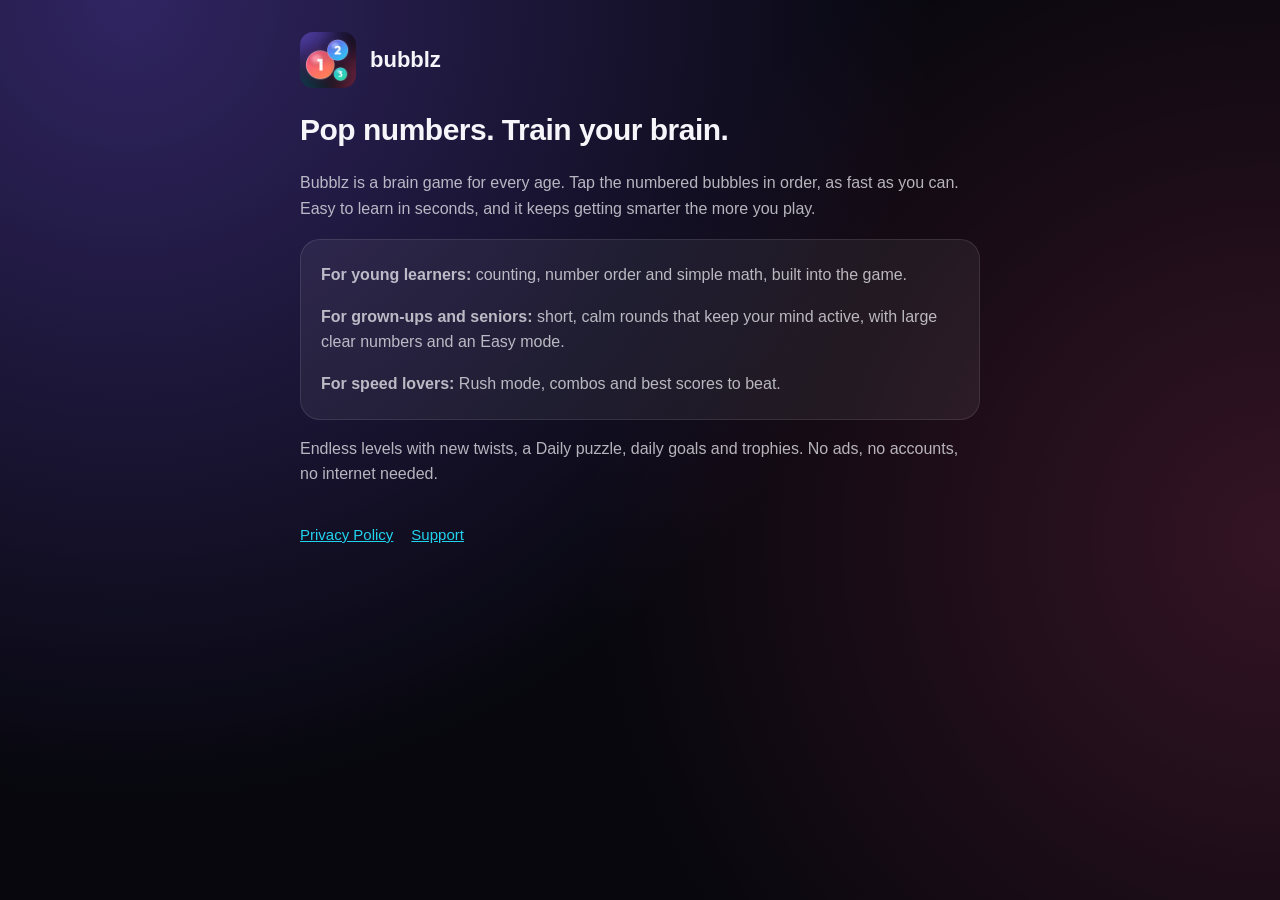
<file: index.html>
<!doctype html>
<html lang="en">
<head>
<meta charset="utf-8">
<meta name="viewport" content="width=device-width, initial-scale=1">
<title>Bubblz — Pop numbers. Train your brain.</title>
<link rel="stylesheet" href="style.css">
</head>
<body>
<main>
<header><img src="icon.png" alt="Bubblz icon"><a href="./">bubblz</a></header>
<h1>Pop numbers. Train your brain.</h1>
<p>Bubblz is a brain game for every age. Tap the numbered bubbles in order, as fast as you can. Easy to learn in seconds, and it keeps getting smarter the more you play.</p>
<div class="card">
<p><strong>For young learners:</strong> counting, number order and simple math, built into the game.</p>
<p><strong>For grown-ups and seniors:</strong> short, calm rounds that keep your mind active, with large clear numbers and an Easy mode.</p>
<p><strong>For speed lovers:</strong> Rush mode, combos and best scores to beat.</p>
</div>
<p>Endless levels with new twists, a Daily puzzle, daily goals and trophies. No ads, no accounts, no internet needed.</p>
<nav><a href="privacy.html">Privacy Policy</a><a href="support.html">Support</a></nav>
</main>
</body>
</html>
</file>
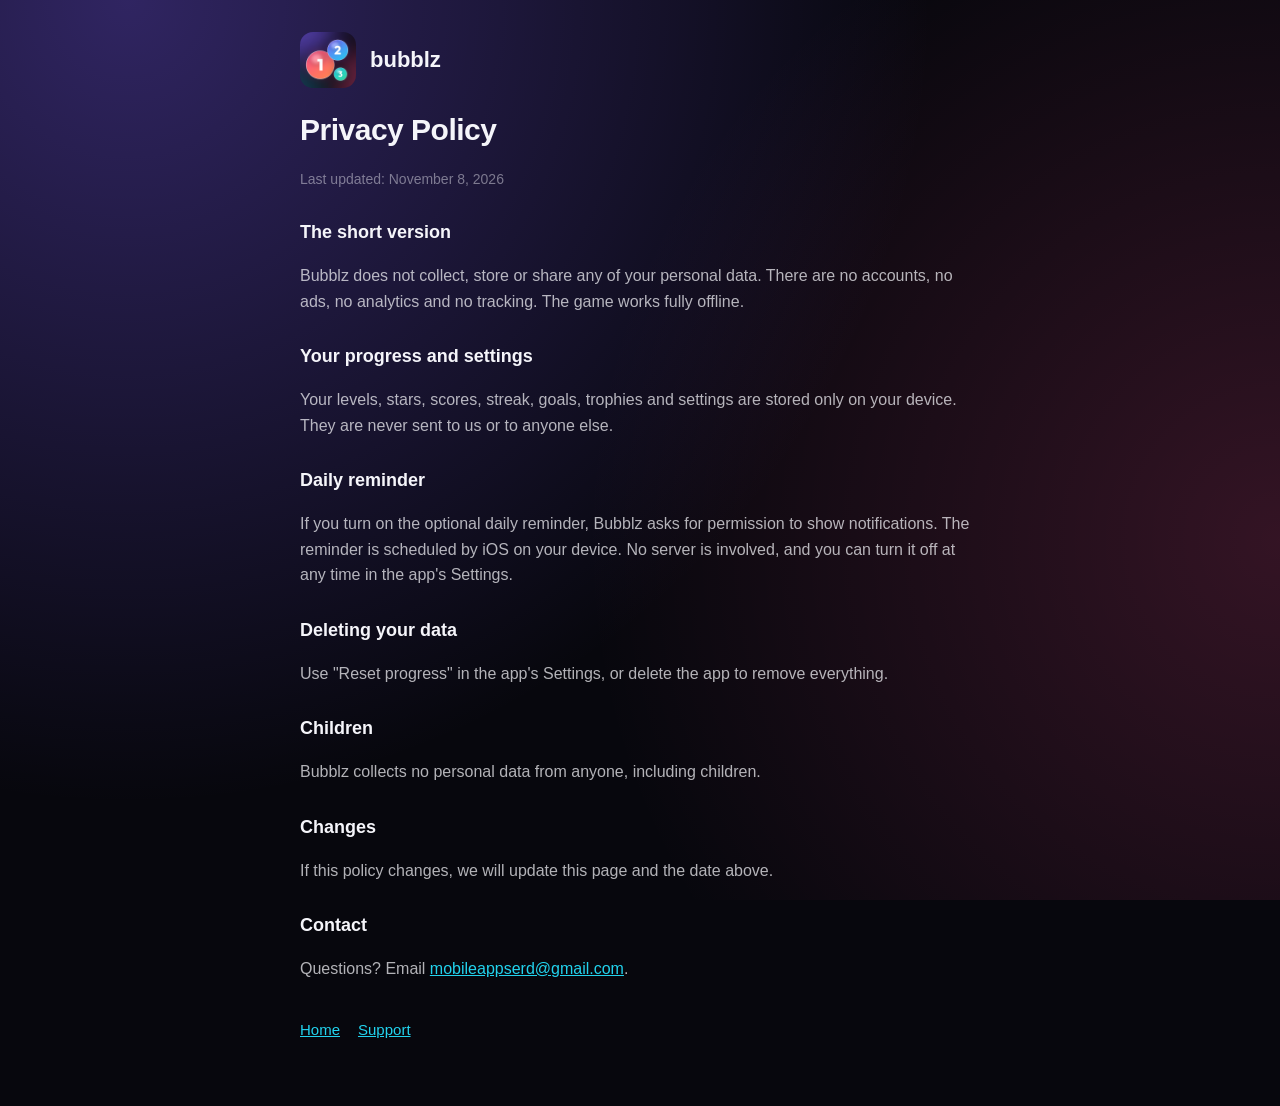
<file: privacy.html>
<!doctype html>
<html lang="en">
<head>
<meta charset="utf-8">
<meta name="viewport" content="width=device-width, initial-scale=1">
<title>Bubblz — Privacy Policy</title>
<link rel="stylesheet" href="style.css">
</head>
<body>
<main>
<header><img src="icon.png" alt="Bubblz icon"><a href="./">bubblz</a></header>
<h1>Privacy Policy</h1>
<p class="meta">Last updated: November 8, 2026</p>

<h2>The short version</h2>
<p>Bubblz does not collect, store or share any of your personal data. There are no accounts, no ads, no analytics and no tracking. The game works fully offline.</p>

<h2>Your progress and settings</h2>
<p>Your levels, stars, scores, streak, goals, trophies and settings are stored only on your device. They are never sent to us or to anyone else.</p>

<h2>Daily reminder</h2>
<p>If you turn on the optional daily reminder, Bubblz asks for permission to show notifications. The reminder is scheduled by iOS on your device. No server is involved, and you can turn it off at any time in the app's Settings.</p>

<h2>Deleting your data</h2>
<p>Use "Reset progress" in the app's Settings, or delete the app to remove everything.</p>

<h2>Children</h2>
<p>Bubblz collects no personal data from anyone, including children.</p>

<h2>Changes</h2>
<p>If this policy changes, we will update this page and the date above.</p>

<h2>Contact</h2>
<p>Questions? Email <a href="mailto:mobileappserd@gmail.com">mobileappserd@gmail.com</a>.</p>
<nav><a href="./">Home</a><a href="support.html">Support</a></nav>
</main>
</body>
</html>
</file>
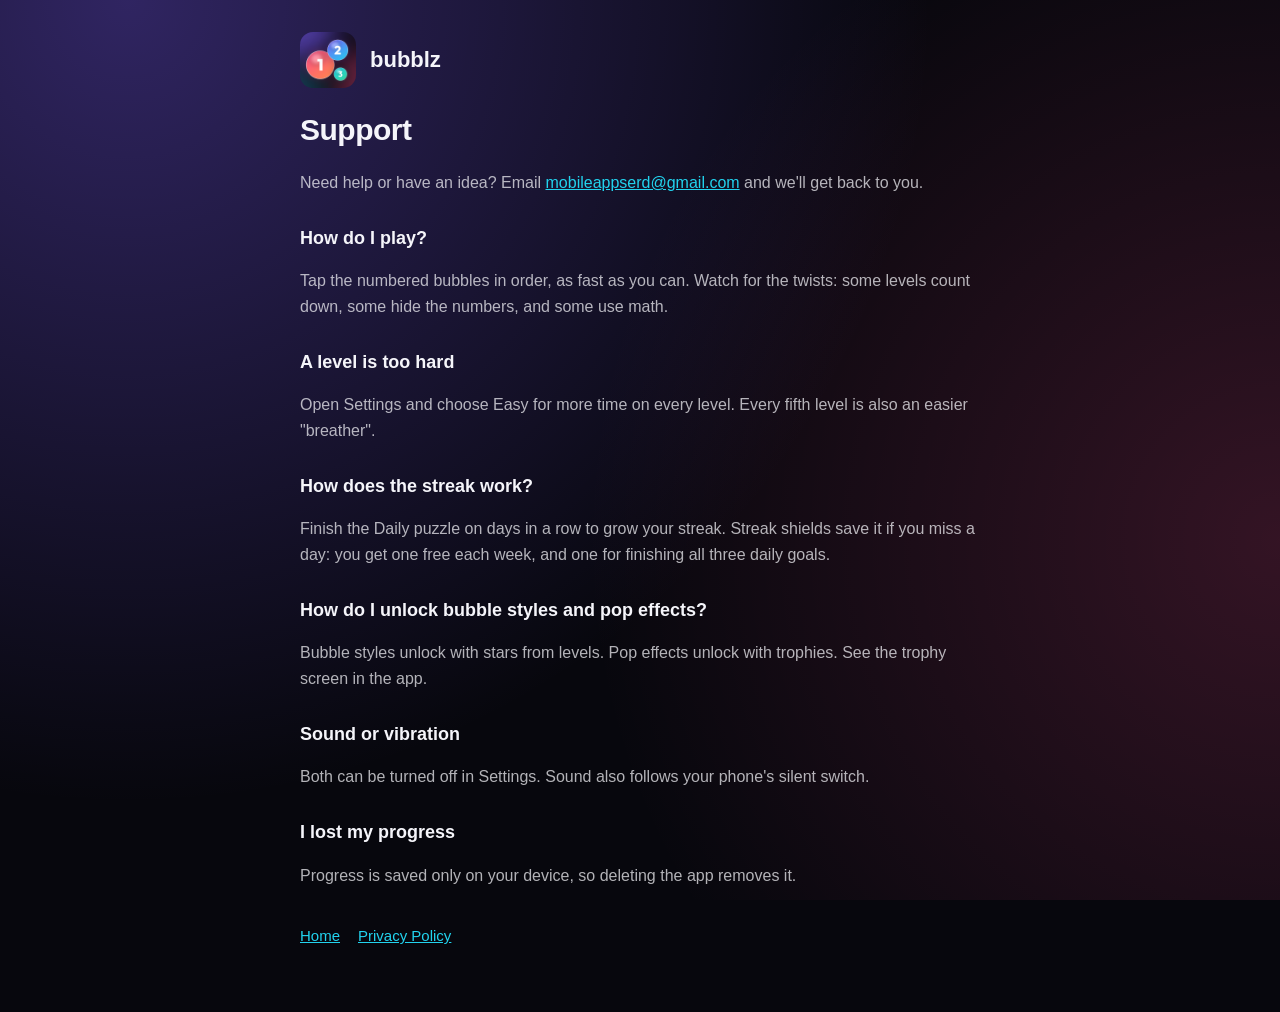
<file: support.html>
<!doctype html>
<html lang="en">
<head>
<meta charset="utf-8">
<meta name="viewport" content="width=device-width, initial-scale=1">
<title>Bubblz — Support</title>
<link rel="stylesheet" href="style.css">
</head>
<body>
<main>
<header><img src="icon.png" alt="Bubblz icon"><a href="./">bubblz</a></header>
<h1>Support</h1>
<p>Need help or have an idea? Email <a href="mailto:mobileappserd@gmail.com">mobileappserd@gmail.com</a> and we'll get back to you.</p>

<h2>How do I play?</h2>
<p>Tap the numbered bubbles in order, as fast as you can. Watch for the twists: some levels count down, some hide the numbers, and some use math.</p>

<h2>A level is too hard</h2>
<p>Open Settings and choose Easy for more time on every level. Every fifth level is also an easier "breather".</p>

<h2>How does the streak work?</h2>
<p>Finish the Daily puzzle on days in a row to grow your streak. Streak shields save it if you miss a day: you get one free each week, and one for finishing all three daily goals.</p>

<h2>How do I unlock bubble styles and pop effects?</h2>
<p>Bubble styles unlock with stars from levels. Pop effects unlock with trophies. See the trophy screen in the app.</p>

<h2>Sound or vibration</h2>
<p>Both can be turned off in Settings. Sound also follows your phone's silent switch.</p>

<h2>I lost my progress</h2>
<p>Progress is saved only on your device, so deleting the app removes it.</p>
<nav><a href="./">Home</a><a href="privacy.html">Privacy Policy</a></nav>
</main>
</body>
</html>
</file>
<file: style.css>
body{margin:0;background:#07070D;color:#F5F5FA;font-family:-apple-system,BlinkMacSystemFont,"Segoe UI",Roboto,sans-serif;line-height:1.6;
  background-image:radial-gradient(circle at 10% 0%,rgba(124,92,255,.35),transparent 55%),radial-gradient(circle at 100% 60%,rgba(255,77,141,.18),transparent 50%);background-attachment:fixed}
main{max-width:680px;margin:0 auto;padding:32px 20px 64px}
header{display:flex;align-items:center;gap:14px;margin-bottom:8px}
header img{width:56px;height:56px;border-radius:13px}
header a{color:#F5F5FA;text-decoration:none;font-weight:800;font-size:22px}
h1{font-size:30px;margin:18px 0 4px;letter-spacing:-.5px}h2{font-size:18px;margin:28px 0 6px}
p,li{color:rgba(245,245,250,.72)}.meta{color:rgba(245,245,250,.45);font-size:14px}
a{color:#22D3EE}
.card{background:rgba(255,255,255,.06);border:1px solid rgba(255,255,255,.1);border-radius:20px;padding:6px 20px;margin-top:18px}
nav{margin-top:36px;display:flex;gap:18px;font-size:15px}
</file>
